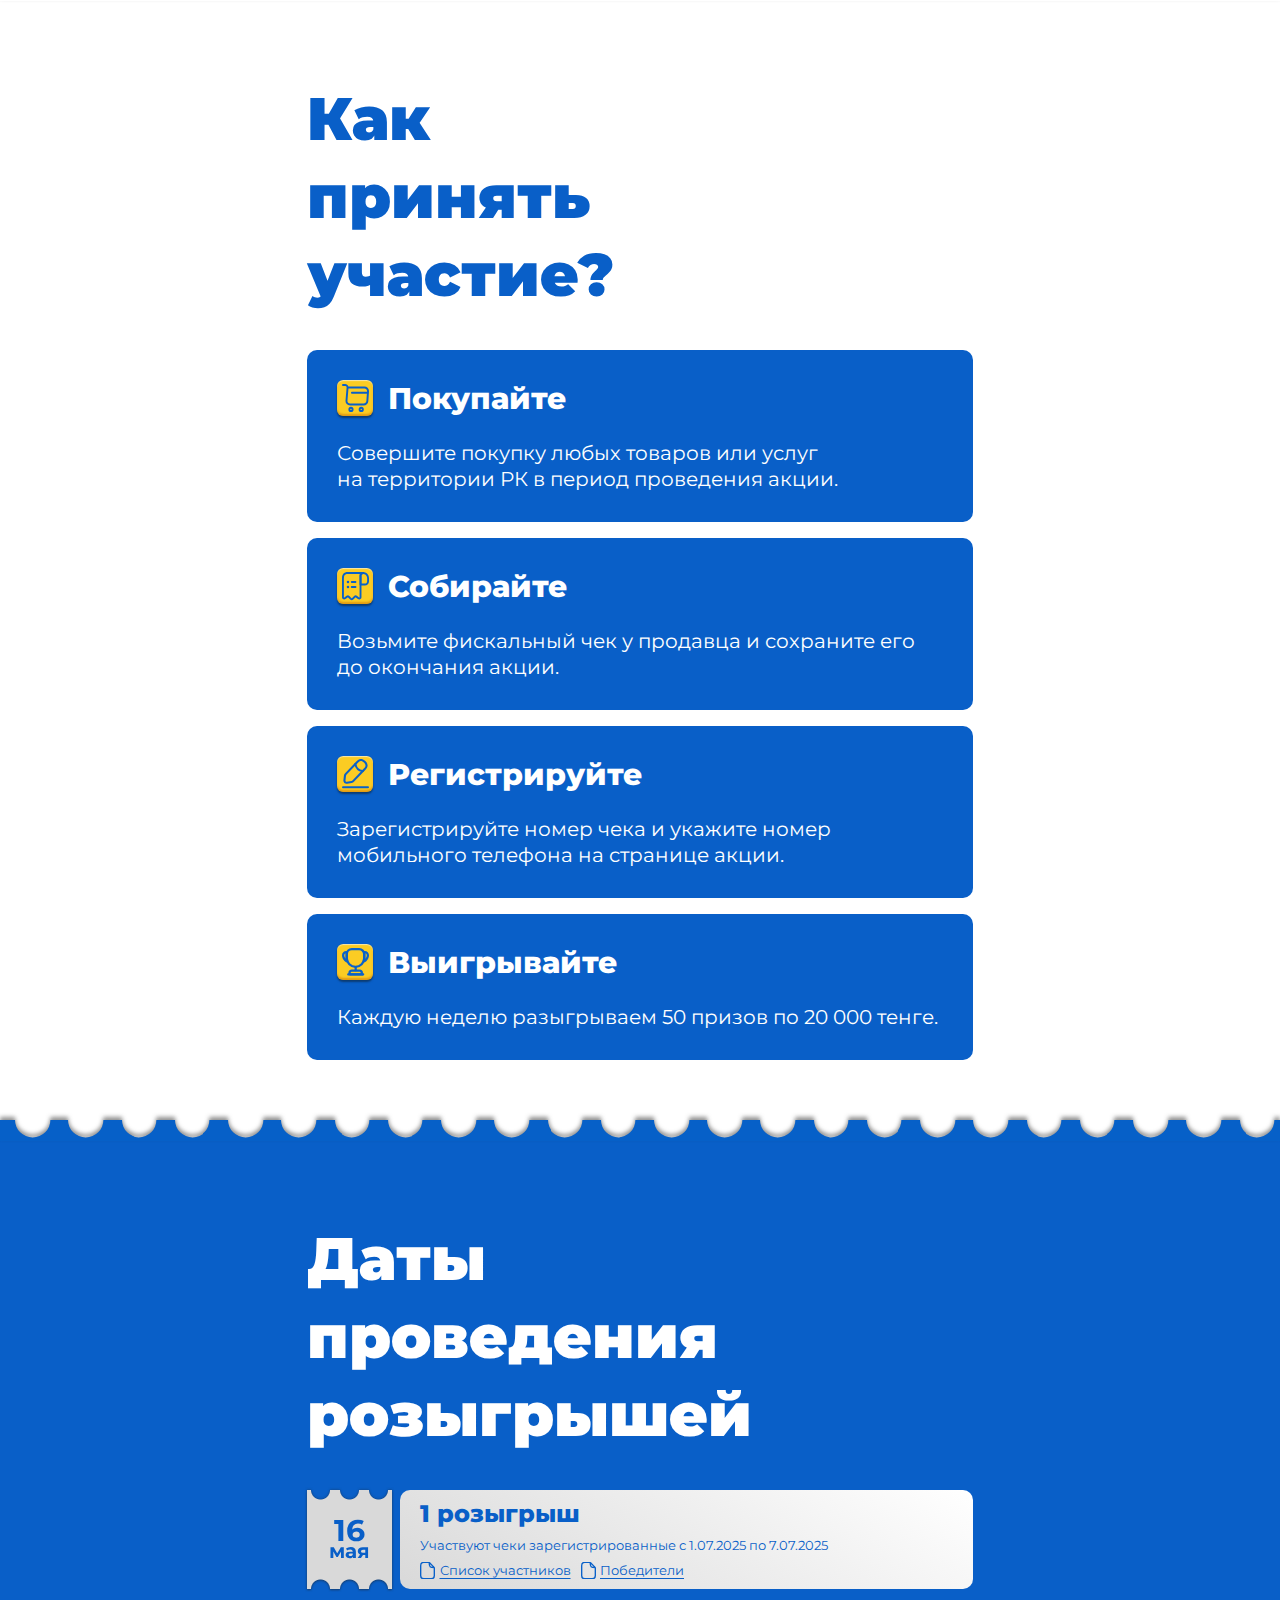
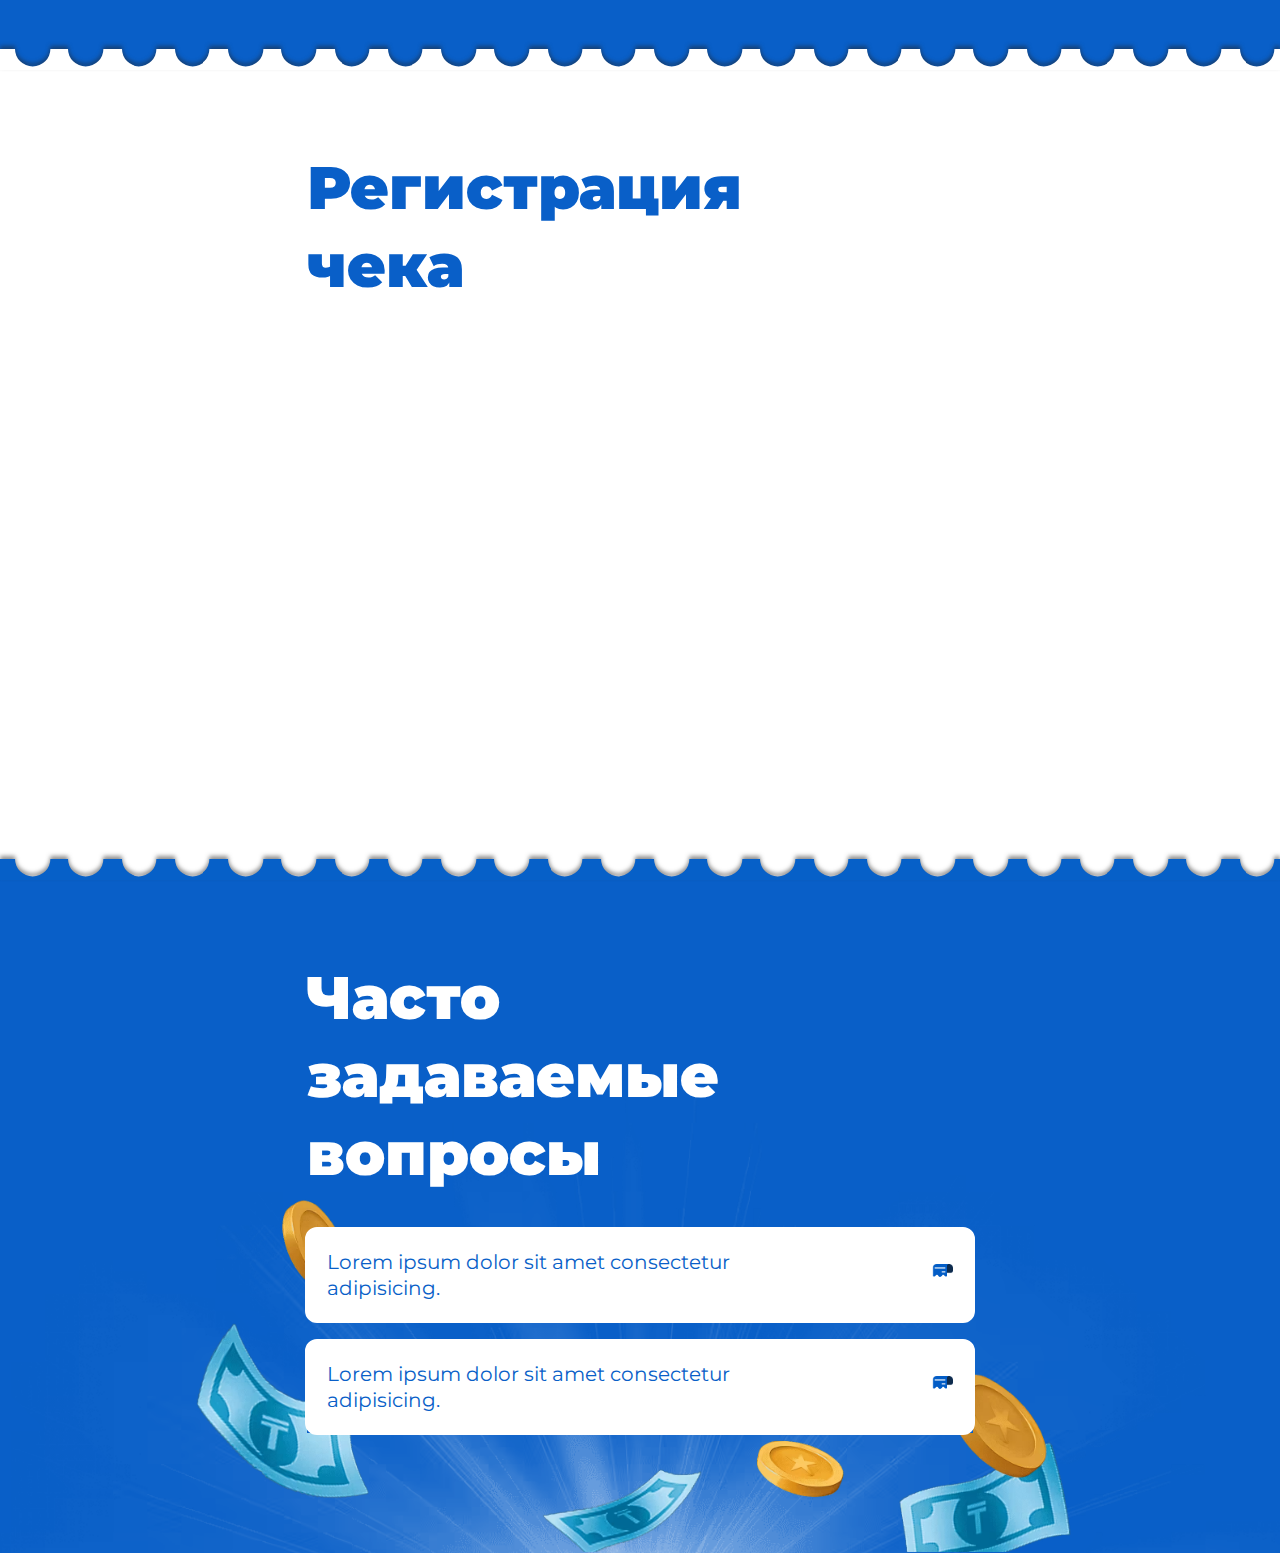
<file: index.html>
<!DOCTYPE html>
<html lang="en">

<head>
    <meta charset="UTF-8">
    <meta name="viewport" content="width=device-width, initial-scale=1.0">

    <link rel="preconnect" href="https://fonts.googleapis.com">
    <link rel="preconnect" href="https://fonts.gstatic.com" crossorigin>
    <link href="https://fonts.googleapis.com/css2?family=Montserrat:ital,wght@0,100..900;1,100..900&display=swap"
        rel="stylesheet">
    <link rel="stylesheet" href="index.css">
    <link rel="stylesheet" href="media698.css">
    <title>Document</title>
</head>

<body>
    <main class="out-of-header">
        <section class="c-section bg-white top-check participation">
            <div class="c-container">
                <h2 class="ticked-title fs-700">
                    Как<br>
                    принять<br>
                    участие?
                </h2>
                <ul class="participation-list c-list flow">
                    <li class="bg-dark">
                        <h3 class="decorated-title fs-500 lh-300 flex buy">Покупайте</h3>
                        <p>Совершите покупку любых товаров или услуг на&nbsp;территории&nbsp;РК в&nbsp;период проведения
                            акции.</p>
                    </li>
                    <li class="bg-dark">
                        <h3 class="decorated-title fs-500 lh-300 flex collect">Собирайте</h3>
                        <p>Возьмите фискальный чек у&nbsp;продавца и&nbsp;сохраните его до&nbsp;окончания акции.</p>
                    </li>
                    <li class="bg-dark">
                        <h3 class="decorated-title fs-500 lh-300 flex register">Регистрируйте</h3>
                        <p>Зарегистрируйте номер чека и&nbsp;укажите номер мобильного телефона на&nbsp;странице акции.
                        </p>
                    </li>
                    <li class="bg-dark">
                        <h3 class="decorated-title fs-500 lh-300 flex win">Выигрывайте</h3>
                        <p>Каждую неделю разыгрываем 50&nbsp;призов по&nbsp;20&nbsp;000&nbsp;тенге.</p>
                    </li>
                </ul>
            </div>
        </section>
        <section class="c-section bg-dark top-check dates">
            <div class="c-container">
                <h2 class="ticked-title fs-700">
                    Даты <br>проведения <br>розыгрышей
                </h2>
                <ul class="dates-list c-list flow">
                    <li class="grid">
                        <time datetime="" class="little-check text-dark center-text grid">
                            <span class="fs-600">16</span>
                            <span>мая</span>
                        </time>
                        <div class="text-content flow">
                            <h3 class="fs-500 text-accent title">
                                1&nbsp;розыгрыш
                            </h3>
                            <p class="fs-200 details">
                                Участвуют чеки зарегистрированные с&nbsp;1.07.2025 по&nbsp;7.07.2025
                            </p>
                            <div class="links flex">
                                <a href="" class="decorated-link c-link fs-200 white">Список участников</a>
                                <a href="" class="decorated-link c-link fs-200 white">Победители</a>
                            </div>
                        </div>
                    </li>
                </ul>
            </div>
        </section>
        <section class="c-section bg-white top-check registration">
            <div class="c-container">
                <h2 class="ticked-title fs-700">
                    Регистрация <br>чека
                </h2>
                <div class="info-content">
                    <div class="iframe-wrapper">
                        <iframe
                            src="https://module.sz.kz/promo-registration-form/?lang=ru&phone=&email=&date_birth=&terminal_id=site&FIO=&sex=&promo_type=2&promo_id=107"
                            allowtransparency="true" class="regis" width="100%" frameborder="0" scrolling="no"
                            style="overflow: hidden; height: 452px;"></iframe>
                    </div>
                </div>
            </div>
        </section>
        <section class="c-section bg-dark top-check faq">
            <div class="c-container">
                <h2 class="ticked-title fs-700">
                    Часто<br>
                    задаваемые<br>
                    вопросы
                </h2>
                <div class="accordeon flow">
                    <div class="accordeon__item bg-dark">
                        <details class="accordeon__details" name="faq">
                            <summary class="accordeon__summary grid click bg-white">
                                <span class="accordeon__title" role="term" aria-details="faq-1">
                                    Lorem ipsum dolor sit amet consectetur adipisicing.
                                </span>
                            </summary>
                        </details>
                        <div class="accordeon__content" id="faq-1" role="definition">
                            <div class="accordeon__content-body">
                                <p>
                                    Lorem ipsum <button type="button">dolor</button> sit amet consectetur adipisicing elit. Ex placeat inventore totam, rem
                                    non labore illo obcaecati <a href="#">sed</a> beatae rerum fuga id nihil tempora iusto minima laboriosam
                                    suscipit eveniet libero.
                                </p>
                            </div>
                        </div>
                    </div>
                    <div class="accordeon__item bg-dark">
                        <details class="accordeon__details bg-dark" name="faq">
                            <summary class="accordeon__summary grid click bg-white">
                                <span class="accordeon__title" role="term" aria-details="faq-1">
                                    Lorem ipsum dolor sit amet consectetur adipisicing.
                                </span>
                            </summary>
                        </details>
                        <div class="accordeon__content" id="faq-1" role="definition">
                            <div class="accordeon__content-body">
                                <p>
                                    Lorem ipsum dolor sit amet consectetur adipisicing elit. Ex placeat inventore totam, rem
                                    non labore illo obcaecati sed beatae rerum fuga id nihil tempora iusto minima laboriosam
                                    suscipit eveniet libero.
                                </p>
                            </div>
                        </div>
                    </div>
                </div>
            </div>
        </section>
    </main>
    <script src="https://static.sz.kz/landings/alladin-iframe/js/iframeResizer.min.js"></script>
    <script>
        document.querySelector('.test').addEventListener('click', (evt) => {
            evt.target.classList.toggle('active');
            evt.target.classList.toggle('back');
        })
        function gotResizeMessage(event) {
            var matches = document.querySelectorAll("iframe");
            for (i = 0; i < matches.length; i++) {
                if (matches[i].contentWindow == event.source) {
                    matches[i].height = Number(event.data.height);
                    return 1;
                }
            }
        }

        document.addEventListener("DOMContentLoaded", function () {
            window.addEventListener("message", gotResizeMessage, false);
        });

        iFrameResize({ log: true })
    </script>
</body>

</html>
</file>
<file: index.css>
/* ----------------- */
/* custom properties */
/* ----------------- */

:root {
  --clr-dark: 213 91% 41%;
  --clr-white: 0 0% 100%;
  --clr-black: 0 0% 13%;
  --clr-accent: 47, 96%, 56%;

  --fs-200: 0.813rem;
  --fs-300: 0.875rem;
  --fs-400: 1rem;
  --fs-500: 1.25rem;
  --fs-600: 1.375rem;
  --fs-700: 2.188rem;
  --fs-800: 2.625rem;

  --lh-200: 1;
  --lh-300: 1.1;
  --lh-400: 1.2;
  --lh-500: 1.3;

  --padding-inline: 16px;
  --section-padding-block: 60px;
  --max-container-width: 666px;

  --ff-sans-normal: "Montserrat", system-ui, sans-serif;
}

/* ---------------- */
/*      reset       */
/* ---------------- */
*,
*::before,
*::after {
  box-sizing: inherit;
  /* outline: 1px solid tomato; */
}

body {
  margin: 0;
  min-height: 100vh;
  max-width: 100vw;
  overflow-x: hidden;
  font-family: var(--ff-sans-normal);
  font-size: var(--fs-400);
  background-color: hsl(var(--clr-dark));
  color: hsl(var(--clr-white));
  line-height: var(--lh-500);
  font-weight: 400;
  font-optical-sizing: auto;
  font-style: normal;
}

h1,
h2,
h3,
h4 {
  font-weight: 400;
}

h1,
h2,
h3,
h4,
p,
figure,
picture {
  margin: 0;
}

ul {
  margin: 0;
  padding: 0;
  list-style-type: none;
}

img,
picture {
  display: block;
  max-width: 100%;
  height: auto;
  font-style: italic;
  background: no-repeat center center / cover;
  user-select: none;
}

input,
textarea,
button,
select {
  font: inherit;
}

button {
  background: none;
  border: none;
  cursor: pointer;
}

@media (prefers-reduced-motion: reduce) {
  * {
    animation-duration: 0.01s !important;
    animation-iteration-count: 1 !important;
    transition-duration: 0.01s !important;
    scroll-behavior: auto !important;
  }
}

/* ---------------- */
/*  utility classes */
/* ---------------- */

@media (max-width: 698px) {
  .desk-only {
    position: absolute;
    width: 1px;
    height: 1px;
    padding: 0;
    margin: -1px;
    overflow: hidden;
    clip: rect(0, 0, 0, 0);
    white-space: nowrap;
    border: 0;
  }
}

.flex {
  display: flex;
  gap: var(--gap);
}

.grid {
  display: grid;
  gap: var(--gap);
}

.flow>*+* {
  margin-top: var(--flow-gap, 2rem);
}

.flow-horizontal>*+* {
  margin-left: var(--flow-gap, 0.5rem);
}

.sr-only {
  position: absolute;
  width: 1px;
  height: 1px;
  padding: 0;
  margin: -1px;
  overflow: hidden;
  clip: rect(0, 0, 0, 0);
  white-space: nowrap;
  border: 0;
}

/* ---------------- */
/*      colors      */
/* ---------------- */

.bg-dark {
  background-color: hsl(var(--clr-dark));
  color: hsl(var(--clr-white));
}

.bg-white {
  background-color: hsl(var(--clr-white));
  color: hsl(var(--clr-dark));
}

.text-dark {
  color: hsl(var(--clr-dark));
}

.text-accent {
  color: hsl(var(--clr-accent));
}

.text-white {
  color: hsl(var(--clr-white));
}

.text-black {
  color: hsl(var(--clr-black));
}

/* ---------------- */
/*    typography    */
/* ---------------- */

.ff-sans-normal {
  font-family: var(--ff-sans-normal);
}

.letter-spacing-1 {
  letter-spacing: 0.1em;
}

.uppercase {
  text-transform: uppercase;
}

.center-text {
  text-align: center;
}

.fs-800 {
  font-size: var(--fs-800);
}

.fs-700 {
  font-size: var(--fs-700);
}

.fs-600 {
  font-size: var(--fs-600);
}

.fs-500 {
  font-size: var(--fs-500);
}

.fs-400 {
  font-size: var(--fs-400);
}

.fs-300 {
  font-size: var(--fs-300);
}

.fs-200 {
  font-size: var(--fs-200);
}

.lh-200 {
  line-height: var(--lh-200);
}

.lh-300 {
  line-height: var(--lh-300);
}

.lh-400 {
  line-height: var(--lh-400);
}

.lh-500 {
  line-height: var(--lh-500);
}

/* ======================== */
/* ======= elements ======= */
/* ======================== */

.click {
  cursor: pointer;
}

.c-button {
  display: block;
  text-decoration: none;
}

/* .c-list {} */

.c-section {
  padding: var(--section-padding-block) var(--padding-inline);
}

.c-container {
  width: clamp(300px, 100%, var(--max-container-width));
  margin: 0 auto;
}

.ticked-title {
  margin-inline-start: calc(-1 * var(--padding-inline));
  padding-inline-start: var(--padding-inline);
  margin-bottom: 0.6em;
  font-weight: 900;
  position: relative;
}

.ticked-title::before {
  content: "";
  position: absolute;
  height: 0.7em;
  aspect-ratio: 1 / 5;
  background: currentColor;
  left: 0;
  top: 0.355em;
  border-radius: 0 100% 100% 0 / 0 20% 20% 0;
}

.little-check {
  width: 50px;
  aspect-ratio: 1;
  background: #d9d9d9;
  background: radial-gradient(6px at 50% 30px, #0000 calc(100% - 1px), #d9d9d9) 50% -30px/17px 100%;
  z-index: 1;
  align-content: center;
  filter: drop-shadow(0 1px 1px hsla(var(--clr-black, 0 0% 13%) / 0.5)) drop-shadow(0 -1px 1px hsla(var(--clr-black, #212121) / 0.2));
}

.little-check>* {
  font-weight: 700;
  line-height: 0.8;
}

.top-check {
  position: relative;
  isolation: isolate;
}

.top-check::before {
  content: "";
  position: absolute;
  inset: 0 0 auto 0;
  --y: 12px;
  --x: calc(var(--y) * 2.42);
  --height: calc(var(--y) - 1px);
  --shift: calc(var(--x) / 3.5);
  background-repeat: repeat-x;
  background-position: var(--shift) top;
  background-size: var(--x) var(--y);
  translate: 0 calc(-100% + 1px);
  height: var(--height);
  filter: drop-shadow(0 -2px 1px hsla(0, 0%, 13%, 0.5));
}

.top-check.bg-white::before {
  background-image: url("data:image/svg+xml,%3Csvg width='29' height='12' fill='none' xmlns='http://www.w3.org/2000/svg'%3E%3Cpath d='M19 0A9.5 9.5 0 0 1 0 0v11.5h29V0H19Z' fill='%23fff'/%3E%3C/svg%3E");
}

.top-check.bg-dark::before {
  background-image: url("data:image/svg+xml,%3Csvg width='29' height='12' fill='none' xmlns='http://www.w3.org/2000/svg'%3E%3Cpath d='M19 0A9.5 9.5 0 0 1 0 0v11.5h29V0H19Z' fill='%230660c8'/%3E%3C/svg%3E");
}

.decorated-title {
  margin-bottom: 0.8em;
  font-weight: 800;
  align-items: center;
  --gap: 0.5em;
}

.decorated-title::before {
  content: "";
  width: 1.2em;
  aspect-ratio: 1;
  border-radius: 17%;
  background-color: hsl(var(--clr-accent));
  box-shadow: 0px 2px 2px 0px #0b3b72, 0px 1px 1px 0px #f8e7ab inset,
    0px -2px 2px 0px #e29a13 inset;
  background-size: 75%;
  background-position: center;
  background-repeat: no-repeat;
}

.decorated-title.buy::before {
  background-image: url("data:image/svg+xml,%3Csvg width='18' height='19' fill='none' xmlns='http://www.w3.org/2000/svg'%3E%3Cpath d='M2.13 0c1.017 0 1.86.685 2.128 1.6H14.95c1.742 0 3.086 1.377 3.05 3.094l-.007.167-.462 6.414v.003c-.12 1.554-1.473 2.824-3.043 2.824H5.38a3.032 3.032 0 0 1-3.025-3.287l.71-8.517.003-.1a.941.941 0 0 0-.937-.915H.64A.641.641 0 1 1 .641 0H2.13Zm1.502 10.923v.002A1.75 1.75 0 0 0 5.38 12.82h9.109c.892 0 1.694-.749 1.762-1.64l.462-6.411.005-.194c-.028-.954-.776-1.693-1.768-1.693H4.302l-.67 8.041ZM13.255 16.676a.428.428 0 1 0-.855 0 .428.428 0 0 0 .855 0Zm1.283 0a1.71 1.71 0 1 1-3.42 0 1.71 1.71 0 0 1 3.42 0ZM6.415 16.676a.428.428 0 1 0-.855 0 .428.428 0 0 0 .855 0Zm1.283 0a1.71 1.71 0 1 1-3.42 0 1.71 1.71 0 0 1 3.42 0Z' fill='%230a5fc8'/%3E%3Cpath d='M16.888 5.13a.641.641 0 0 1 0 1.284H6.626a.641.641 0 1 1 0-1.283h10.262Z' fill='%230a5fc8'/%3E%3C/svg%3E");
}

.decorated-title.collect::before {
  background-image: url("data:image/svg+xml,%3Csvg width='18' height='19' fill='none' xmlns='http://www.w3.org/2000/svg'%3E%3Cpath d='M11.723 2.31C11.723 1.03 12.77 0 14.04 0h.007l.201.007c.935.054 1.795.429 2.452 1.026l.137.13.004.004.13.138a3.992 3.992 0 0 1 1.03 2.672v2.026c0 .796-.255 1.507-.768 2.02-.513.513-1.224.768-2.02.768H12.35a.628.628 0 0 1-.628-.628V2.31Zm1.255 5.225h2.236c.527 0 .896-.164 1.132-.4.236-.236.4-.605.4-1.132V3.977c0-.745-.303-1.425-.796-1.926l-.192-.174a2.746 2.746 0 0 0-1.72-.621 1.062 1.062 0 0 0-1.06 1.055v5.224Z' fill='%230961C9'/%3E%3Cpath d='M8.045 15.765a1.458 1.458 0 0 1 1.908-.134l1.433 1.07a.21.21 0 0 0 .335-.166V2.302c0-.376.093-.732.255-1.046h-8c-1.126 0-1.768.331-2.14.763-.388.448-.58 1.115-.58 1.958v12.558c0 .18.197.272.333.17l.002-.003 1.432-1.071.112-.077a1.471 1.471 0 0 1 1.712.127l.101.092h.002l1.388 1.398.033.027a.217.217 0 0 0 .268-.027l1.406-1.406Zm4.932.77c0 1.207-1.379 1.889-2.342 1.174l-.002-.002-1.438-1.076a.203.203 0 0 0-.262.022l-1.406 1.406a1.472 1.472 0 0 1-2.077 0l-.002-.002-1.388-1.396-.033-.028a.215.215 0 0 0-.219-.018l-.032.02-1.432 1.072c-.97.73-2.344.036-2.344-1.172V3.977C0 2.97.227 1.96.885 1.197 1.56.418 2.593 0 3.977 0h10.046a.628.628 0 0 1 0 1.256c-.574 0-1.046.472-1.046 1.046v14.233Z' fill='%230961C9'/%3E%3Cpath d='M8.999 9.218a.628.628 0 0 1 0 1.256H6.487a.628.628 0 1 1 0-1.256H9ZM8.999 5.87a.628.628 0 0 1 0 1.255H6.487a.628.628 0 1 1 0-1.256H9ZM3.981 9l.086.004a.837.837 0 0 1 0 1.666l-.086.004h-.007a.837.837 0 1 1 0-1.674h.007ZM3.981 5.651l.086.004a.837.837 0 0 1 0 1.667l-.086.004h-.007a.837.837 0 0 1 0-1.675h.007Z' fill='%230961C9'/%3E%3C/svg%3E");
}

.decorated-title.register::before {
  background-image: url("data:image/svg+xml,%3Csvg width='16' height='18' fill='none' xmlns='http://www.w3.org/2000/svg'%3E%3Cpath d='M10.885.022c.897-.115 1.805.222 2.726 1.028l.184.167v.001l.18.175c.862.877 1.253 1.766 1.19 2.67-.065.933-.605 1.723-1.222 2.374l-6.729 7.12v.002a2.64 2.64 0 0 1-.692.516 2.8 2.8 0 0 1-.795.29l-.004.001-2.642.45v.002c-.64.11-1.254-.05-1.692-.465-.436-.415-.63-1.02-.558-1.663v-.002l.304-2.658.001-.011.038-.203a3.17 3.17 0 0 1 .212-.6c.116-.248.275-.512.462-.711l6.737-7.131.239-.24c.57-.55 1.251-1.009 2.06-1.112Zm.156 1.221c-.502.064-1.014.396-1.562.975l.001.001-6.736 7.13h-.001c-.067.072-.158.21-.24.388a1.69 1.69 0 0 0-.146.444l-.302 2.647c-.035.315.063.519.181.631.119.113.325.199.637.145l2.638-.45.088-.02c.096-.029.217-.077.343-.145.17-.091.3-.19.363-.26l.008-.008 6.736-7.13.195-.215c.426-.496.663-.956.694-1.398.032-.473-.162-1.084-.987-1.865l-.151-.138c-.746-.653-1.318-.788-1.76-.732Z' fill='%230961C9'/%3E%3Cpath d='M7.814 2.378a.616.616 0 0 1 .69.451l.013.062.032.184a4.41 4.41 0 0 0 3.706 3.501l.187.023.062.01a.616.616 0 0 1-.123 1.218l-.062-.003-.24-.03a5.641 5.641 0 0 1-4.736-4.477L7.3 3.08l-.006-.062a.616.616 0 0 1 .52-.64ZM15.385 16.278a.615.615 0 1 1 0 1.231H.615a.615.615 0 1 1 0-1.23h14.77Z' fill='%230961C9'/%3E%3C/svg%3E");
}

.decorated-title.win::before {
  background-image: url("data:image/svg+xml,%3Csvg width='18' height='19' fill='none' xmlns='http://www.w3.org/2000/svg'%3E%3Cpath d='M8.379 14.503v-1.74a.746.746 0 0 1 1.492 0v1.74a.746.746 0 0 1-1.492 0Z' fill='%230961C9'/%3E%3Cpath d='M12.521 16.491c0-.5-.411-.911-.91-.911H6.637c-.5 0-.912.412-.912.911v.083h6.795v-.083Zm1.492 1.575H4.98v-.746h-.746v-.829a2.409 2.409 0 0 1 2.404-2.403h4.972a2.408 2.408 0 0 1 2.403 2.403v1.575Z' fill='%230961C9'/%3E%3Cpath d='m14.097 16.574.076.004a.746.746 0 0 1 0 1.484l-.076.004H4.152a.746.746 0 1 1 0-1.492h9.945ZM14.055 4.06c0-1.419-1.15-2.568-2.57-2.568H6.514A2.568 2.568 0 0 0 3.945 4.06v2.486A5.051 5.051 0 0 0 9 11.602a5.052 5.052 0 0 0 5.055-5.056V4.06Zm1.492 2.486A6.544 6.544 0 0 1 9 13.094a6.543 6.543 0 0 1-6.547-6.548V4.06A4.06 4.06 0 0 1 6.513 0h4.973a4.06 4.06 0 0 1 4.06 4.06v2.486Z' fill='%230961C9'/%3E%3Cpath d='M2.362 3.936c0-.143.007-.286.022-.428a1.303 1.303 0 0 0-.892 1.257c0 .856.336 1.62.902 2.307-.01-.1-.018-.2-.023-.302l-.01-.348V3.936Zm1.491 2.486.007.27c.033.622.178 1.21.413 1.756l.036.102a.747.747 0 0 1-.948.903 4.72 4.72 0 0 1-1.704-.992l-.195-.186-.028-.028C.6 7.32 0 6.155 0 4.765a2.797 2.797 0 0 1 2.817-2.818h.54l.092.006a.746.746 0 0 1 .623.95l-.032.087c-.122.28-.187.6-.187.946v2.486ZM14.145 3.936c0-.26-.038-.504-.107-.728l-.08-.218a.745.745 0 0 1 .684-1.043h.539a2.797 2.797 0 0 1 2.817 2.818c0 1.303-.528 2.408-1.28 3.305l-.154.177-.027.028c-.44.44-.99.828-1.623 1.08l-.277.098a.746.746 0 0 1-.912-1.005c.235-.546.38-1.134.413-1.757l.007-.269V3.936Zm1.491 2.486-.008.348a6.51 6.51 0 0 1-.025.302c.566-.686.903-1.451.903-2.307 0-.596-.366-1.083-.893-1.257.015.142.023.285.023.428v2.486Z' fill='%230961C9'/%3E%3C/svg%3E");
}

.c-link {
  color: inherit;
  display: inline-block;
  text-decoration: underline;
  text-underline-offset: 0.2em;
  text-decoration-thickness: max(0.02em, 1px);
  transition: 0.3s ease-in-out;
}

.decorated-link {
  padding-left: 1.5em;
  background: no-repeat left center / 1.15em 1.5em;
}

.decorated-link.white {
  background-image: url("data:image/svg+xml,%3Csvg width='18' height='24' viewBox='0 0 22 26' fill='none' xmlns='http://www.w3.org/2000/svg'%3E%3Cpath d='M13.444 1c0 7.322 1.334 7.729 7.556 7.729M13.444 1H5.5C2.5 1 1 3.5 1 6v14.5C1 23 3 25 5.5 25h11c3 0 4.5-2 4.5-4.5V8.729M13.444 1 21 8.729' stroke='%23fff' stroke-width='2'/%3E%3C/svg%3E");
}

.button-accent {
  max-width: 281px;
  background-color: hsl(var(--clr-accent));
  color: hsl(var(--clr-black));
  padding: 1em 2em;
  border: 1px solid #fcff9c;
  box-shadow: 0px 0px 15px 0px #fcffafa8;
  font-weight: 700;
  border-radius: 0.7em;
  transition: 0.3s ease-in-out;
}

@media (hover: hover) {
  .button-accent:is(:hover, :focus-visible) {
    scale: 1.05;
    filter: brightness(1.05);
  }

  .c-link:is(:hover, :focus-visible) {
    scale: 1.02;
    text-decoration: none;
  }

  .button-accent:focus-visible {
    outline: 1px solid hsl(var(--clr-accent));
    outline-offset: 2px;
  }

  .c-link:focus-visible {
    outline: 1px solid currentColor;
    outline-offset: 2px;
  }
}

.button-accent:active {
  scale: 0.95;
  filter: brightness(0.95);
}

.c-link:active {
  scale: 0.95;
}

/* ========================= */
/* ===== paricipation ====== */
/* ========================= */
.participation-list {
  --flow-gap: 1rem;
}

.participation-list>li {
  padding: 20px;
  border-radius: 10px;
}

/* ========================= */
/* ========= dates ========= */
/* ========================= */

.dates-list {
  --flow-gap: 32px;
}

.dates-list li {
  grid-template-columns: auto 1fr;
  gap: 8px;
}

.dates-list li .text-content {
  --flow-gap: 8px;
}

.dates-list li .details {
  color: hsla(var(--clr-white) / 0.5);
}

.dates-list li .title {
  line-height: 0.7;
  font-weight: 800;
}

.dates-list .links {
  gap: 10px;
  flex-wrap: wrap;
}

/* ========================= */
/* ====== registration ===== */
/* ========================= */
.registration .iframe-wrapper {
  min-height: 452px;
}

.accordeon {
  --flow-gap: 20px;
}

.accordeon__item {
  border-radius: 10px;
  outline: 2px solid hsl(var(--clr-white));
  outline-offset: -1px;
  transition: 0.3s ease-in-out;
}

.accordeon__item:has(.accordeon__details[open]) {
  box-shadow: 2px 2px 0 #004493;
}

.accordeon__content {
  display: grid;
  padding: 0 1em;
  grid-template-rows: 0fr;
  transition: .3s ease-in-out;
}

.accordeon__content-body {
  overflow: hidden;
}

.accordeon__details[open]+.accordeon__content {
  grid-template-rows: 1fr;
  padding: 1em;
}

.accordeon__summary {
  position: relative;
  padding: 20px;

  border-radius: 10px;

  display: grid;
  grid-template-columns: 1fr auto;
  align-items: center;

  cursor: pointer;

  transition: .3s ease-in-out;
  outline: 2px solid #fff;
}

@media (hover: hover) {
  .accordeon__summary:is(:focus-visible, :hover) {
    outline-offset: 4px;
  }
}

.accordeon__summary:active {
  filter: brightness(0.85);
}

.accordeon__summary>* {
  pointer-events: none;
}

.accordeon__summary>span {
  max-width: 80%;
  text-align: left;
}

.accordeon__summary::after {
  content: "";
  display: block;
  width: 21px;
  aspect-ratio: 1;
  background-image: url(/icon.png);
  background-size: 198px 21px;
  background-position: 0 0;
  background-repeat: no-repeat;
  animation: back .2s steps(8) forwards;
}

.accordeon__details[open] .accordeon__summary::after {
  animation: check .2s steps(8) forwards;
}

summary::marker {
  font-size: 0;
}

summary::-webkit-details-marker {
  display: none;
  width: 0px;
  height: 0px;
  margin-inline-end: 0;
  overflow: clip;
}

.accordeon__content-body :is(p, h3, li) {
  font-size: inherit;
}

.accordeon__content-body h3 {
  margin-bottom: .5em;
  font-size: 1.2em;
  font-weight: 600;
}

.accordeon__content-body p:not(:last-of-type) {
  margin-bottom: 1.2em;
}

main>section:last-of-type {
  padding-bottom: 200px;
  background-repeat: no-repeat;
  background-size: clamp(200px, 100%, 350px);
  background-position: center bottom;
  background-image: image-set("./assets/bottom-visual-mob.avif" type("image/avif"), "./assets/bottom-visual-mob.png" type("image/png"));
}

@keyframes check {
  from {
    background-position: 0 0;
  }

  to {
    background-position: -176px 0;
  }
}

@keyframes back {
  from {
    background-position: -176px 0;
  }

  to {
    background-position: 0 0;
  }
}
</file>
<file: media698.css>
@media(min-width:698px) {
    :root {
        --fs-200: 0.813rem;
        --fs-300: 0.875rem;
        --fs-400: 1.25rem;
        --fs-500: 1.5rem;
        --fs-600: 1.875rem;
        --fs-700: 2rem;
        --fs-800: 3.75rem;

        --lh-200: 1;
        --lh-300: 1.1;
        --lh-400: 1.2;
        --lh-500: 1.3;

        --section-padding-block: 80px;

    }

    .ticked-title {
        font-size: var(--fs-800);
    }

    .ticked-title::before {
        display: none;
    }

    .little-check {
        width: 85px;
        height: 100%;
        background: radial-gradient(10px at 50% 30px, #0000 calc(100% - 1px), #d9d9d9) 50% -30px/29px 100%;
    }

    .top-check::before {
        --y: 22px;
        filter: drop-shadow(0 -3px 2px hsla(0, 0%, 13%, 0.5));
    }

    .decorated-title {
        font-size: var(--fs-600);
    }


    /* ========================= */
    /* ===== paricipation ====== */
    /* ========================= */

    .participation-list>li {
        padding: 30px;
    }

    /* ========================= */
    /* ========= dates ========= */
    /* ========================= */

    .dates-list {
        --flow-gap: 20px;
    }

    .dates-list li .text-content {
        padding: 10px 20px;
        border-radius: 10px;
        background: #D9D9D9;
        background: linear-gradient(32deg, #D9D9D9, #fff);
    }


    .dates-list li * {
        color: hsl(var(--clr-dark)) !important;
    }

    .dates-list li .title {
        line-height: 1.2;
    }

    .dates-list .links .decorated-link {
        background-image: url("data:image/svg+xml,%3Csvg width='18' height='24' viewBox='0 0 22 26' fill='none' xmlns='http://www.w3.org/2000/svg'%3E%3Cpath d='M13.444 1c0 7.322 1.334 7.729 7.556 7.729M13.444 1H5.5C2.5 1 1 3.5 1 6v14.5C1 23 3 25 5.5 25h11c3 0 4.5-2 4.5-4.5V8.729M13.444 1 21 8.729' stroke='%230961C9' stroke-width='2'/%3E%3C/svg%3E");
    }

    main>section:last-of-type {
        padding-bottom: 120px;
        background-size: clamp(500px, 100%, 960px), 1600px;
        background-position: center bottom, center bottom -820px;
        background-image: image-set("./assets/bottom-visual-desk.avif" type("image/avif"), "./assets/bottom-visual-desk.png" type("image/png")),
        image-set("./assets/star.avif" type("image/avif"), "./assets/star.png" type("image/png"));
    }

    /* ========================= */
    /* ====== registration ===== */
    /* ========================= */


}
</file>
